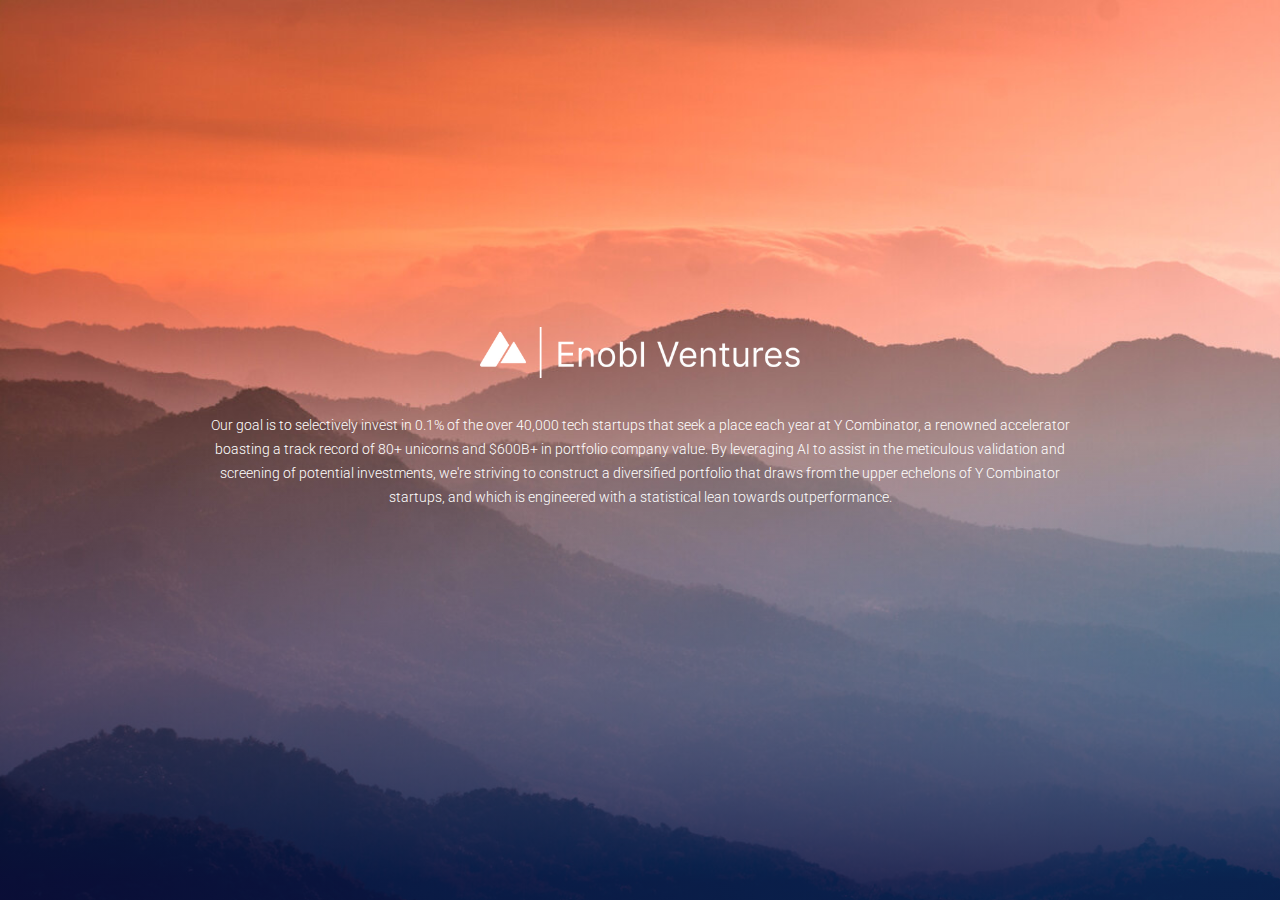
<file: index.html>
<!DOCTYPE html>
<html data-wf-domain="enoblventures.webflow.io" data-wf-page="65005cbc3bd74338d2fe6a09"
    data-wf-site="65005cbb3bd74338d2fe69a1"
    class="w-mod-js wf-roboto-n5-active wf-roboto-n3-active wf-robotoslab-n4-active wf-roboto-n4-active wf-inter-n3-active wf-inter-n4-active wf-inter-n5-active wf-inter-n2-active wf-active">
<script type="text/javascript" src="chrome-extension://mdnleldcmiljblolnjhpnblkcekpdkpa/libs/customElements.js"
    class="__REQUESTLY__SCRIPT"></script>

<head>
    <!-- Primary Meta Tags -->
<title>Enobl Ventures</title>
<meta name="title" content="Enobl Ventures" />
<meta name="description" content="We invest in the top 1% of YC companies in each batch before demo day." />

<!-- Open Graph / Facebook -->
<meta property="og:type" content="website" />
<meta property="og:url" content="https://enoblventures/" />
<meta property="og:title" content="Enobl Ventures" />
<meta property="og:description" content="We invest in the top 1% of YC companies in each batch before demo day." />
<meta property="og:image" content="./enobl_files/metaimage.png" />

<!-- Twitter -->
<meta property="twitter:card" content="summary_large_image" />
<meta property="twitter:url" content="https://enoblventures/" />
<meta property="twitter:title" content="Enobl Ventures" />
<meta property="twitter:description" content="We invest in the top 1% of YC companies in each batch before demo day." />
<meta property="twitter:image" content="./enobl_files/metaimage.png" />

<meta name="google-site-verification" content="4_kixEbMUWtEzcSRWY8rprhBZRumSx6gzdCbOeJktME" />


<!-- Meta Tags Generated with https://metatags.io -->
    <meta http-equiv="Content-Type" content="text/html; charset=UTF-8">
    <style>
        .wf-force-outline-none[tabindex="-1"]:focus {
            outline: none;
        }
    </style>
    <title>enoblventures</title>
    <meta content="width=device-width, initial-scale=1" name="viewport">
    <meta content="Webflow" name="generator">
    <link href="./enobl_files/enoblventures.webflow.b303c5aee.css" rel="stylesheet"
        type="text/css">
    <link href="https://fonts.googleapis.com/" rel="preconnect">
    <link href="https://fonts.gstatic.com/" rel="preconnect" crossorigin="anonymous">
    <script src="./enobl_files/webfont.js" type="text/javascript"></script>
    <link rel="stylesheet" href="./enobl_files/css" media="all">
    <script
        type="text/javascript">WebFont.load({ google: { families: ["Roboto:300,regular,500", "Roboto Slab:regular", "Inter:200,300,regular,500"] } });</script>
    <script
        type="text/javascript">!function (o, c) { var n = c.documentElement, t = " w-mod-"; n.className += t + "js", ("ontouchstart" in o || o.DocumentTouch && c instanceof DocumentTouch) && (n.className += t + "touch") }(window, document);</script>
    <link href="./enobl_files/650068fa874ba76b60f3e7ab_32evfav.png"
        rel="shortcut icon" type="image/x-icon">
    <link href="./enobl_files/650068fc9cee9d12dcb1d70d_256evfav.png"
        rel="apple-touch-icon">
    <script
        style="display: none;">var tvt = tvt || {}; tvt.captureVariables = function (a) {
                for (var b =
                    new Date, c = {}, d = Object.keys(a || {}), e, f = {}, g = 0; e = d[g]; f = { Ka: f.Ka }, g++)if (a.hasOwnProperty(e) && "undefined" != typeof a[e]) try { f.Ka = [], c[e] = JSON.stringify(a[e], function (h) { return function (k, l) { try { if ("function" !== typeof l) { if ("object" === typeof l && null !== l) { if (l instanceof HTMLElement || l instanceof Node || -1 != h.Ka.indexOf(l)) return; h.Ka.push(l) } return l } } catch (t) { } } }(f)) } catch (h) { } a = document.createEvent("CustomEvent"); a.initCustomEvent("TvtRetrievedVariablesEvent", !0, !0, { variables: c, date: b }); window.dispatchEvent(a)
            }; window.setTimeout(function () { tvt.captureVariables({ 'dataLayer.hide': (function (a) { a = a.split("."); for (var b = window, c = 0; c < a.length && (b = b[a[c]], b); c++); return b })('dataLayer.hide'), 'gaData': window['gaData'], 'dataLayer': window['dataLayer'] }) }, 2000);</script>
</head>

<body  style="background-image: url(./enobl_files/background.jpg);background-size: cover;" cz-shortcut-listen="true">
    <div class="hero">
        <div data-collapse="medium" data-animation="default" data-duration="400" data-easing="ease" data-easing2="ease"
            role="banner" class="nav-bar w-nav">
            <div class="w-container"><a href="https://enoblventures.com/" aria-current="page"
                    class="brand-link w-nav-brand w--current" aria-label="home"></a>
                <div class="menu-button w-nav-button" style="-webkit-user-select: text;" aria-label="menu" role="button"
                    tabindex="0" aria-controls="w-nav-overlay-0" aria-haspopup="menu" aria-expanded="false"></div>
            </div>
            <div class="w-nav-overlay" data-wf-ignore="" id="w-nav-overlay-0"></div>
        </div>
        <div  class="hero-container w-container"><img
            style="margin-top:-20px;"
                src="./enobl_files/65005e1d06f8268359dd8bd2_ev.png" loading="lazy" width="400"
                sizes="(max-width: 479px) 94vw, 450px" alt=""
                srcset="./enobl_files/65005e1d06f8268359dd8bd2_ev-p-500.png 500w, ./enobl_files/65005e1d06f8268359dd8bd2_ev.png 1035w"
                class="image">
            <br>
            <p style="margin-top:35px; margin-left:30px;margin-right:30px;">Our goal is to selectively invest in 0.1% of the over 40,000 tech startups that seek a place each year at Y Combinator, a renowned accelerator boasting a track record of 80+ unicorns and $600B+ in portfolio company value. By leveraging AI to assist in the meticulous validation and screening of potential investments, we're striving to construct a diversified portfolio that draws from the upper echelons of Y Combinator startups, and which is engineered with a statistical lean towards outperformance.</p>
            </div>
    </div>
    <script src="./enobl_files/jquery-3.5.1.min.dc5e7f18c8.js" type="text/javascript"
        integrity="sha256-9/aliU8dGd2tb6OSsuzixeV4y/faTqgFtohetphbbj0=" crossorigin="anonymous"></script>
    <!--script src="./enobl_files/webflow.75da82b06.js" type="text/javascript"></script-->
</body>

</html>
</file>
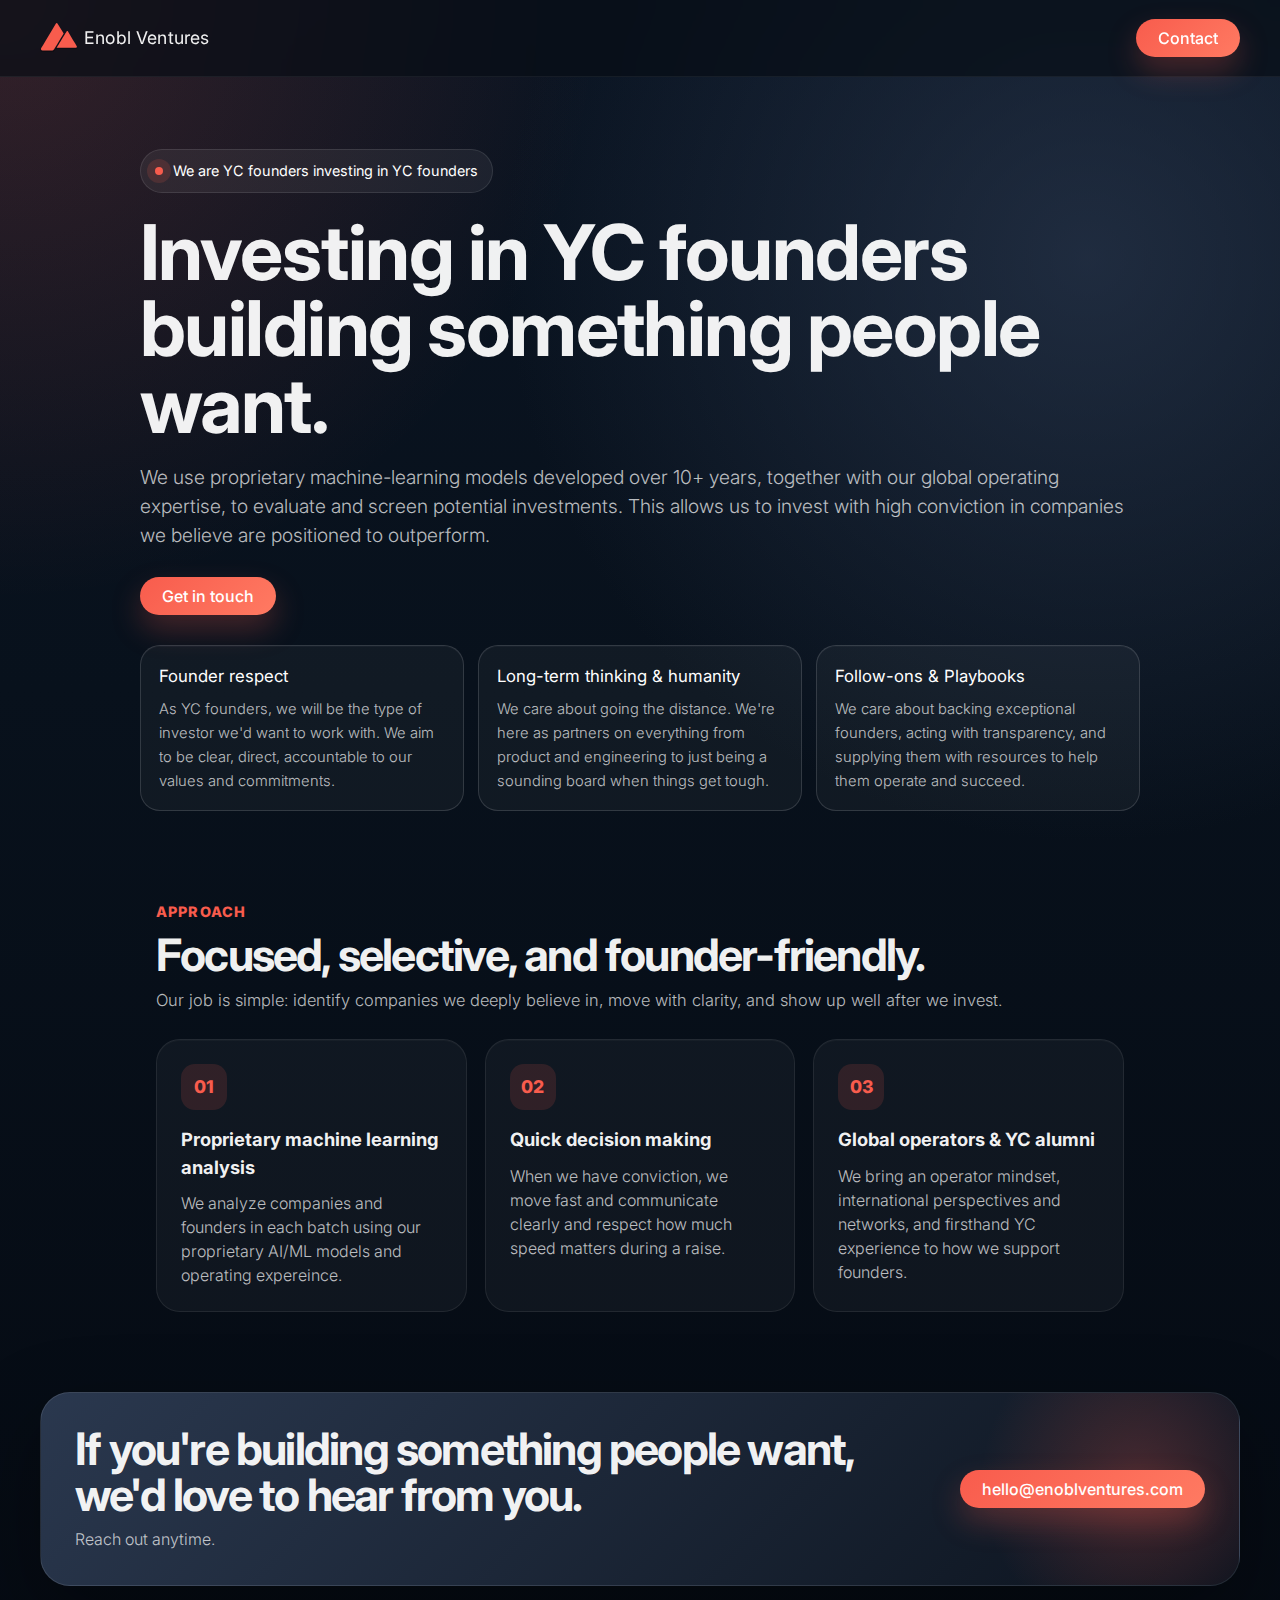
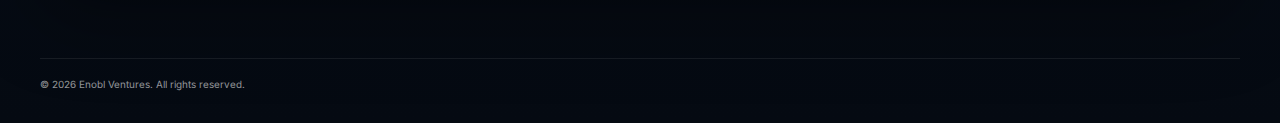
<file: new.html>
<!DOCTYPE html>
<html lang="en">
<head>
  <meta charset="UTF-8" />
  <meta name="viewport" content="width=device-width, initial-scale=1.0" />
  <title>Enobl Ventures | AI-Driven YC Investing</title>
  <meta name="description" content="Enobl Ventures is a venture capital firm focused on identifying and investing in exceptional Y Combinator companies through a combination of proprietary AI and deep operator judgment." />
  <meta name="theme-color" content="#F85C4D" />
  <link rel="icon" type="image/png" href="[data-uri]" />
  <link rel="preconnect" href="https://fonts.googleapis.com" />
  <link rel="preconnect" href="https://fonts.gstatic.com" crossorigin />
  <link href="https://fonts.googleapis.com/css2?family=Inter:wght@200;300;400;500;600;700;800&display=swap" rel="stylesheet" />
 <title>Enobl Ventures | VC for YC Founders</title>
<meta name="title" content="Enobl Ventures | VC for YC Founders" />
<meta name="description" content="Enobl Ventures is a venture capital firm investing in Y Combinator companies. We move quickly, bring global operator and YC alumni experience, and combine AI with human judgment to make thoughtful investment decisions." />
<meta name="keywords" content="Enobl Ventures, venture capital, VC, Y Combinator, YC founders, YC startups, startup funding, early stage investing, seed investing, AI venture capital" />
<meta name="author" content="Enobl Ventures" />
<meta name="robots" content="index, follow" />
<meta name="googlebot" content="index, follow, max-snippet:-1, max-image-preview:large, max-video-preview:-1" />
<meta name="theme-color" content="#F85C4D" />

<link rel="canonical" href="https://www.enoblventures.com/" />

<meta property="og:type" content="website" />
<meta property="og:url" content="https://www.enoblventures.com/" />
<meta property="og:title" content="Enobl Ventures | VC for YC Founders" />
<meta property="og:description" content="We invest in Y Combinator companies with speed, conviction, and a blend of AI/ML-driven analysis and human judgment." />
<meta property="og:site_name" content="Enobl Ventures" />
<meta property="og:image" content="https://www.enoblventures.com/og-image.jpg" />
<meta property="og:image:alt" content="Enobl Ventures website preview" />
<meta property="og:locale" content="en_US" />

<meta name="twitter:card" content="summary_large_image" />
<meta name="twitter:url" content="https://www.enoblventures.com/" />
<meta name="twitter:title" content="Enobl Ventures | VC for YC Founders" />
<meta name="twitter:description" content="We invest in Y Combinator companies with speed, conviction, and a blend of AI/ML-driven analysis and human judgment." />
<meta name="twitter:image" content="https://www.enoblventures.com/og-image.jpg" />
<meta name="twitter:image:alt" content="Enobl Ventures website preview" />

<script type="application/ld+json">
{
  "@context": "https://schema.org",
  "@type": "Organization",
  "name": "Enobl Ventures",
  "url": "https://www.enoblventures.com/",
  "logo": "https://www.enoblventures.com/logo.png",
  "description": "Enobl Ventures is a venture capital firm investing in Y Combinator companies. The firm combines AI and machine learning with human judgment to make thoughtful investment decisions.",
  "sameAs": []
}
</script>
 
 <style>
    :root {
      --accent: #F85C4D;
      --white: #FFFFFF;
      --black: #000000;
      --navy: #2B3950;
      --bg: #07111D;
      --panel: rgba(255,255,255,0.06);
      --panel-strong: rgba(255,255,255,0.1);
      --border: rgba(255,255,255,0.14);
      --text: rgba(255,255,255,0.94);
      --muted: rgba(255,255,255,0.72);
      --shadow: 0 30px 80px rgba(0,0,0,0.35);
      --radius: 24px;
      --max: 1200px;
    }

    * { box-sizing: border-box; }
    html { scroll-behavior: smooth; }
    body {
      margin: 0;
      font-family: Inter, ui-sans-serif, system-ui, -apple-system, BlinkMacSystemFont, "Segoe UI", sans-serif;
      background:
        radial-gradient(circle at top left, rgba(248,92,77,0.18), transparent 28%),
        radial-gradient(circle at 85% 15%, rgba(43,57,80,0.65), transparent 32%),
        linear-gradient(180deg, #0a1422 0%, #08111c 40%, #050a12 100%);
      color: var(--text);
      line-height: 1.5;
    }

    a { color: inherit; text-decoration: none; }
    img { max-width: 100%; display: block; }

    .container {
      width: min(calc(100% - 32px), var(--max));
      margin: 0 auto;
    }

    .site-header {
      position: sticky;
      top: 0;
      z-index: 1000;
      backdrop-filter: blur(16px);
      background: rgba(6, 12, 20, 0.66);
      border-bottom: 1px solid rgba(255,255,255,0.06);
    }

    .nav {
      min-height: 76px;
      display: flex;
      align-items: center;
      justify-content: space-between;
      gap: 24px;
    }

    .brand {
      display: flex;
      align-items: center;
      gap: 6px;
      font-weight: 400;
      letter-spacing: 0.01em;
      text-transform: none;
      font-size: 1.1rem;
    }

    .brand-logo {
      width: 38px;
      height: 30px;
      display: inline-flex;
      align-items: center;
      justify-content: center;
      flex: 0 0 auto;
    }

    .brand-logo svg {
      width: 100%;
      height: auto;
      display: block;
    }

    .nav-links {
      display: flex;
      align-items: center;
      gap: 24px;
      color: var(--muted);
      font-size: 0.95rem;
    }

    .nav-links a:hover { color: var(--white); }

    .cta-row {
      display: flex;
      gap: 12px;
      align-items: center;
    }

    .button,
    .button-secondary {
      display: inline-flex;
      align-items: center;
      justify-content: center;
      gap: 10px;
      border-radius: 999px;
      padding: 7px 22px;
      font-weight: 500;
      transition: transform 0.25s ease, box-shadow 0.25s ease, background 0.25s ease;
      white-space: nowrap;
    }

    .button {
      background: linear-gradient(135deg, var(--accent), #ff7a62);
      color: var(--white);
      box-shadow: 0 14px 30px rgba(248,92,77,0.26);
    }

    .button:hover,
    .button-secondary:hover {
      transform: translateY(-2px);
      background: linear-gradient(135deg, var(--accent), #FCBD9A);
    }

    .button-secondary {
      border: 1px solid var(--border);
      background: rgba(255,255,255,0.03);
      color: var(--white);
    }

    .hero {
      padding: 72px 0 48px;
    }

    .hero-grid {
      display: grid;
      grid-template-columns: 1fr;
      gap: 24px;
      align-items: stretch;
      max-width: 1020px;
      padding-left:10px;
      padding-right:10px;
    }

    .eyebrow {
      display: inline-flex;
      align-items: center;
      gap: 10px;
      padding: 10px 14px;
      border-radius: 999px;
      background: rgba(255,255,255,0.06);
      border: 1px solid rgba(255,255,255,0.1);
      color: var(--white);
      font-size: 0.9rem;
      margin-bottom: 22px;
    }

    .eyebrow-dot {
      width: 8px;
      height: 8px;
      border-radius: 999px;
      background: var(--accent);
      box-shadow: 0 0 0 8px rgba(248,92,77,0.15);
    }

    h1 {
      margin: 0 0 18px;
      font-size: clamp(2.8rem, 6vw, 5.5rem);
      line-height: 1;
      letter-spacing: -0.02em;
    }

    p {
       font-weight:300;
    }

    .hero p {
      margin: 0;
      max-width: 1020px;
      font-size: clamp(1.05rem, 2vw, 1.2rem);
      color: var(--muted);
      font-weight:300;
    }

    .hero-actions {
      display: flex;
      flex-wrap: wrap;
      gap: 14px;
      margin-top: 28px;
    }

    .hero-stats {
      display: grid;
      grid-template-columns: repeat(3, 1fr);
      gap: 14px;
      margin-top: 30px;
      font-weight:300;
    }

    .stat {
      padding: 18px;
      border-radius: 20px;
      border: 1px solid var(--border);
      background: rgba(255,255,255,0.04);
      box-shadow: inset 0 1px 0 rgba(255,255,255,0.03);
    }

    .stat strong {
      display: block;
      font-size: 1.05rem;
      margin-bottom: 6px;
      color: var(--white);
    }

    .stat span {
      color: var(--muted);
      font-size: 0.92rem;
    }

    .hero-card {
      display: none;
    }

    section {
      padding: 40px 0;
    }

    .section-head {
      max-width: 1020px;
      margin-bottom: 26px;
    }

    .section-head span {
      display: inline-block;
      margin-bottom: 10px;
      color: var(--accent);
      font-size: 0.9rem;
      text-transform: uppercase;
      letter-spacing: 0.08em;
      font-weight: 800;
    }

    h2 {
      margin: 0 0 10px;
      font-size: clamp(2rem, 3.5vw, 3rem);
      line-height: 1.02;
      letter-spacing: -0.04em;
    }

    .section-head p {
      margin: 0;
      color: var(--muted);
      font-size: 1.03rem;
    }

    .grid-3 {
      display: grid;
      grid-template-columns: repeat(3, 1fr);
      gap: 18px;
    }

    .card {
      padding: 24px;
      border-radius: 24px;
      background: rgba(255,255,255,0.04);
      border: 1px solid rgba(255,255,255,0.08);
      box-shadow: inset 0 1px 0 rgba(255,255,255,0.03);
    }

    .card-icon {
      width: 46px;
      height: 46px;
      border-radius: 14px;
      display: grid;
      place-items: center;
      background: rgba(248,92,77,0.14);
      color: var(--accent);
      font-size: 1.1rem;
      margin-bottom: 16px;
      font-weight: 800;
    }

    .card h3 {
      margin: 0 0 10px;
      font-size: 1.15rem;
    }

    .card p {
      margin: 0;
      color: var(--muted);
    }

    .split {
      display: grid;
      grid-template-columns: 0.95fr 1.05fr;
      gap: 20px;
      align-items: start;
    }

    .process-list {
      display: grid;
      gap: 16px;
    }

    .process-item {
      display: grid;
      grid-template-columns: 56px 1fr;
      gap: 14px;
      align-items: start;
      padding: 18px;
      border-radius: 22px;
      background: rgba(255,255,255,0.04);
      border: 1px solid rgba(255,255,255,0.08);
    }

    .process-number {
      width: 56px;
      height: 56px;
      border-radius: 18px;
      display: grid;
      place-items: center;
      font-weight: 800;
      background: linear-gradient(135deg, rgba(248,92,77,0.22), rgba(248,92,77,0.1));
      color: var(--white);
    }

    .process-item h3 {
      margin: 0 0 8px;
      font-size: 1.08rem;
    }

    .process-item p {
      margin: 0;
      color: var(--muted);
    }

    .panel {
      padding: 28px;
      border-radius: 28px;
      background: linear-gradient(180deg, rgba(255,255,255,0.06), rgba(255,255,255,0.03));
      border: 1px solid rgba(255,255,255,0.08);
      box-shadow: var(--shadow);
    }

    .panel h3 {
      margin: 0 0 18px;
      font-size: 1.3rem;
    }

    .check-list {
      display: grid;
      gap: 14px;
    }

    .check-row {
      display: grid;
      grid-template-columns: 22px 1fr;
      gap: 12px;
      align-items: start;
      color: var(--muted);
    }

    .check {
      width: 22px;
      height: 22px;
      border-radius: 999px;
      background: rgba(248,92,77,0.18);
      color: var(--accent);
      display: grid;
      place-items: center;
      font-size: 0.78rem;
      font-weight: 900;
      margin-top: 2px;
    }

    .thesis {
      display: grid;
      grid-template-columns: repeat(2, 1fr);
      gap: 18px;
    }

    .quote {
      padding: 28px;
      border-radius: 28px;
      background: linear-gradient(135deg, rgba(248,92,77,0.16), rgba(43,57,80,0.22));
      border: 1px solid rgba(255,255,255,0.08);
    }

    .quote p {
      margin: 0;
      font-size: 1.12rem;
      color: var(--white);
    }

    .quote small {
      display: block;
      margin-top: 14px;
      color: rgba(255,255,255,0.7);
      letter-spacing: 0.04em;
      text-transform: uppercase;
    }

    .cta {
      padding-bottom: 72px;
    }

    .cta-box {
      overflow: hidden;
      position: relative;
      padding: 34px;
      border-radius: 30px;
      border: 1px solid rgba(255,255,255,0.1);
      background: linear-gradient(135deg, rgba(43,57,80,0.98), rgba(12,20,31,0.95));
      box-shadow: var(--shadow);
    }

    .cta-box::before {
      content: "";
      position: absolute;
      inset: auto -5% -30% auto;
      width: 320px;
      height: 320px;
      border-radius: 50%;
      background: radial-gradient(circle, rgba(248,92,77,0.24), transparent 70%);
      pointer-events: none;
    }

    .cta-content {
      position: relative;
      display: flex;
      align-items: center;
      justify-content: space-between;
      gap: 24px;
    }

    .cta-content h2 {
      margin-bottom: 8px;
    }

    .cta-content p {
      margin: 0;
      max-width: 720px;
      color: var(--muted);
    }

    footer {
      padding: 0 10px 32px;
      color: rgba(255,255,255,0.58);
      font-size: 0.62rem;
    }

    .footer-inner {
      display: flex;
      justify-content: space-between;
      gap: 16px;
      flex-wrap: wrap;
      border-top: 1px solid rgba(255,255,255,0.08);
      padding-top: 18px;
    }

    .mobile-menu-button {
      display: none;
      border: 1px solid rgba(255,255,255,0.12);
      background: rgba(255,255,255,0.05);
      color: var(--white);
      border-radius: 12px;
      width: 46px;
      height: 46px;
      font-size: 1.2rem;
      cursor: pointer;
    }

    @media (max-width: 980px) {
      .hero-grid,
      .split,
      .thesis,
      .cta-content,
      .grid-3 {
        grid-template-columns: 1fr;
      }

      .hero-stats {
        grid-template-columns: 1fr;
      }

      .cta-content {
        align-items: flex-start;
      }

      .nav-links {
        display: none;
        position: absolute;
        top: calc(100% + 10px);
        left: 16px;
        right: 16px;
        flex-direction: column;
        align-items: flex-start;
        gap: 16px;
        padding: 18px;
        border-radius: 18px;
        background: rgba(7, 13, 22, 0.98);
        border: 1px solid rgba(255,255,255,0.08);
        box-shadow: var(--shadow);
      }

      .nav-links.active { display: flex; }
      .mobile-menu-button { display: inline-grid; place-items: center; }
      .cta-row .button-secondary { display: none; }
    }

    @media (max-width: 640px) {
      .container { width: min(calc(100% - 20px), var(--max)); }
      .hero { padding-top: 42px; }
      .hero-card,
      .card,
      .panel,
      .cta-box,
      .quote,
      .process-item { padding: 20px; }
      .score-top { flex-direction: column; align-items: flex-start; }
      .score-ring { width: 96px; height: 96px; }
      .bar-row { grid-template-columns: 86px 1fr 38px; font-size: 0.84rem; }
      .cta-row { display: none; }
      .cta-content {
    flex-direction: column;
    align-items: flex-start;
  }

  .cta-content > div:last-child {
    width: 100%;
  }

  .cta-content .button {
    white-space: normal;
    word-break: break-word;
  }
    }
  </style>
</head>
<body>
  <header class="site-header">
    <div class="container nav">
      <a href="#top" class="brand" aria-label="Enobl Ventures home">
        <span class="brand-logo" aria-hidden="true">
          <svg width="160" height="124" viewBox="0 0 160 124" fill="none" xmlns="http://www.w3.org/2000/svg">
            <g filter="url(#filter0_d_814_143)">
              <path d="M151.47 103.94C153.031 103.951 154.276 103.462 155.073 102.119C155.903 100.72 155.641 99.365 154.833 98.0215C151.306 92.1475 147.8 86.2735 144.306 80.3884C139.403 72.1382 134.5 63.8768 129.597 55.6266C125.512 48.7533 121.439 41.8688 117.344 34.9843C115.935 32.6081 114.003 32.6081 112.539 34.9843C108.51 41.5023 70.7363 103.94 70.7363 103.94C70.7363 103.94 147.233 103.907 151.47 103.94Z" fill="#F85C4D"/>
              <path d="M31.4623 115.458C24.5437 115.458 17.6251 115.414 10.7064 115.479C8.16267 115.501 6.13423 114.707 4.82945 112.499C3.48081 110.215 3.89747 108.007 5.21321 105.81C10.9586 96.228 16.6821 86.6241 22.3946 77.0202C30.4097 63.5552 38.4029 50.0683 46.396 36.5924C53.0624 25.3679 59.7179 14.1326 66.3843 2.90809C68.6869 -0.9748 71.8337 -0.963923 74.224 2.90809C80.8027 13.5561 87.3814 24.2042 93.9492 34.8631C95.6706 37.6583 97.403 40.4427 99.0038 43.3032C99.3328 43.8906 99.3876 44.9673 99.0587 45.5111C90.0129 60.4988 80.9014 75.454 71.7789 90.4091C67.3821 97.6202 62.9524 104.81 58.5776 112.031C57.1522 114.381 55.1786 115.512 52.3826 115.49C45.4201 115.414 38.4357 115.458 31.4623 115.458Z" fill="#F85C4D"/>
            </g>
            <defs>
              <filter id="filter0_d_814_143" x="0" y="0" width="159.582" height="123.49" filterUnits="userSpaceOnUse" color-interpolation-filters="sRGB">
                <feFlood flood-opacity="0" result="BackgroundImageFix"/>
                <feColorMatrix in="SourceAlpha" type="matrix" values="0 0 0 0 0 0 0 0 0 0 0 0 0 0 0 0 0 0 127 0" result="hardAlpha"/>
                <feOffset dy="4"/>
                <feGaussianBlur stdDeviation="2"/>
                <feComposite in2="hardAlpha" operator="out"/>
                <feColorMatrix type="matrix" values="0 0 0 0 0 0 0 0 0 0 0 0 0 0 0 0 0 0 0.25 0"/>
                <feBlend mode="normal" in2="BackgroundImageFix" result="effect1_dropShadow_814_143"/>
                <feBlend mode="normal" in="SourceGraphic" in2="effect1_dropShadow_814_143" result="shape"/>
              </filter>
            </defs>
          </svg>
        </span>
        <span>Enobl Ventures</span>
      </a>

     

      <div class="cta-row">
        <a class="button" href="mailto:hello@enoblventures.com">Contact</a>
      </div>

      <button class="mobile-menu-button" id="menuToggle" aria-label="Open menu" aria-expanded="false">☰</button>
    </div>
  </header>

  <main id="top">
    <section class="hero">
      <div class="container hero-grid">
        <div>
          <div class="eyebrow">
            <span class="eyebrow-dot"></span>
             We are YC founders investing in YC founders
          </div>

          <h1>Investing in YC founders building something people want.</h1>
          <p>
            We use proprietary machine-learning models developed over 10+ years, together with our global operating expertise, to evaluate and screen potential investments. This allows us to invest with high conviction in companies we believe are positioned to outperform.
          </p>

          <div class="hero-actions">
            <a class="button" href="mailto:hello@enoblventures.com">Get in touch</a>
          </div>

          <div class="hero-stats" id="values">
            <div class="stat">
              <strong>Founder respect</strong>
              <span>As YC founders, we will be the type of investor we'd want to work with. We aim to be clear, direct, accountable to our values and commitments.</span>
            </div>
            <div class="stat">
              <strong>Long-term thinking & humanity</strong>
              <span>We care about going the distance. We're here as partners on everything from product and engineering to just being a sounding board when things get tough. </span>
            </div>
            <div class="stat">
              <strong>Follow-ons & Playbooks</strong>
              <span> We care about backing exceptional founders, acting with transparency, and supplying them with resources to help them operate and succeed. </span>
            </div>
          </div>
        </div>
      </div>
    </section>

    <section id="approach">
        <div class="container hero-grid">
      <div class="container">
        <div class="section-head">
          <span>Approach</span>
          <h2>Focused, selective, and founder-friendly.</h2>
          <p>
            Our job is simple: identify companies we deeply believe in, move with clarity, and show up well after we invest.
          </p>
        </div>

        <div class="grid-3">
          <div class="card">
            <div class="card-icon">01</div>
            <h3>Proprietary machine learning analysis</h3>
            <p>We analyze companies and founders in each batch using our proprietary AI/ML models and operating expereince. </p>
          </div>
          <div class="card">
            <div class="card-icon">02</div>
            <h3>Quick decision making</h3>
            <p>When we have conviction, we move fast and communicate clearly and respect how much speed matters during a raise.</p>
          </div>
          <div class="card">
            <div class="card-icon">03</div>
            <h3>Global operators & YC alumni</h3>
            <p>We bring an operator mindset, international perspectives and networks, and firsthand YC experience to how we support founders.</p>
          </div>
        </div>
        </div>
      </div>
    </section>

    <section class="cta" id="contact">
      <div class="container">
        <div class="cta-box">
          <div class="cta-content">
            <div>
              <h2>If you're building something people want, we'd love to hear from you.</h2>
              <p>
                Reach out anytime.
              </p>
            </div>
            <div>
              <a class="button" href="mailto:hello@enoblventures.com">hello@enoblventures.com</a>
            </div>
          </div>
        </div>
      </div>
    </section>
  </main>

  <footer>
    <div class="container footer-inner">
      <div>© <span id="year"></span> Enobl Ventures. All rights reserved.</div>
    
    </div>
  </footer>

  <script>
    const menuToggle = document.getElementById('menuToggle');
    const mobileNav = document.getElementById('mobileNav');
    const year = document.getElementById('year');

    year.textContent = new Date().getFullYear();

    menuToggle.addEventListener('click', () => {
      const isActive = mobileNav.classList.toggle('active');
      menuToggle.setAttribute('aria-expanded', String(isActive));
      menuToggle.textContent = isActive ? '✕' : '☰';
    });

    mobileNav.querySelectorAll('a').forEach(link => {
      link.addEventListener('click', () => {
        mobileNav.classList.remove('active');
        menuToggle.setAttribute('aria-expanded', 'false');
        menuToggle.textContent = '☰';
      });
    });
  </script>
</body>
</html>
</file>
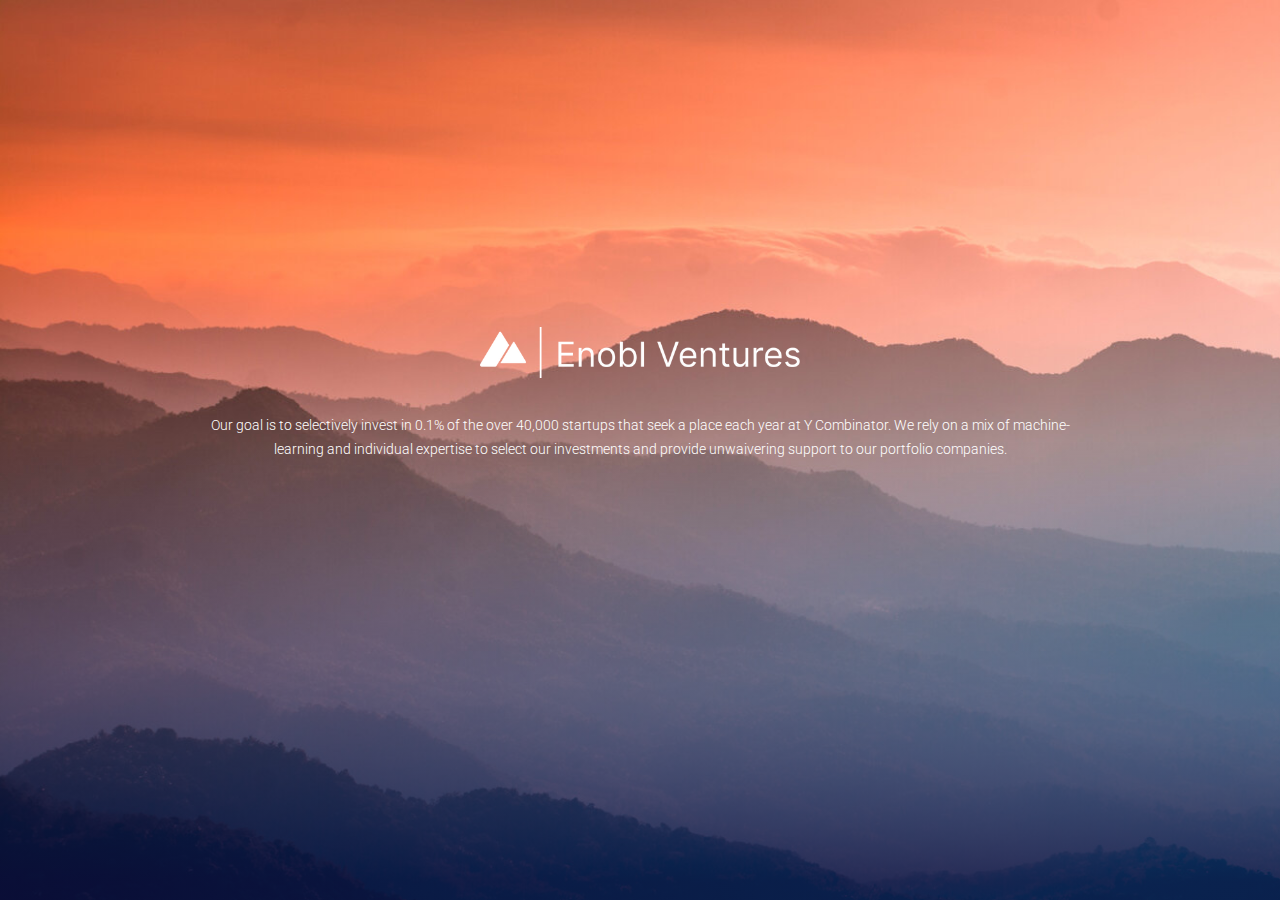
<file: OLD_Index.html>
<!DOCTYPE html>
<html data-wf-domain="enoblventures.webflow.io" data-wf-page="65005cbc3bd74338d2fe6a09"
    data-wf-site="65005cbb3bd74338d2fe69a1"
    class="w-mod-js wf-roboto-n5-active wf-roboto-n3-active wf-robotoslab-n4-active wf-roboto-n4-active wf-inter-n3-active wf-inter-n4-active wf-inter-n5-active wf-inter-n2-active wf-active">
<script type="text/javascript" src="chrome-extension://mdnleldcmiljblolnjhpnblkcekpdkpa/libs/customElements.js"
    class="__REQUESTLY__SCRIPT"></script>

<head>
    <!-- Primary Meta Tags -->
<title>Enobl Ventures</title>
<meta name="title" content="Enobl Ventures" />
<meta name="description" content="Investing in the top 1% of YC companies and founders." />

<!-- Open Graph / Facebook -->
<meta property="og:type" content="website" />
<meta property="og:url" content="https://enoblventures/" />
<meta property="og:title" content="Enobl Ventures" />
<meta property="og:description" content="Investing in the top 1% of YC companies and founders." />
<meta property="og:image" content="./enobl_files/metaimage.png" />

<!-- Twitter -->
<meta property="twitter:card" content="summary_large_image" />
<meta property="twitter:url" content="https://enoblventures/" />
<meta property="twitter:title" content="Enobl Ventures" />
<meta property="twitter:description" content="Investing in the top 1% of YC companies and founders." />
<meta property="twitter:image" content="./enobl_files/metaimage.png" />

<meta name="google-site-verification" content="4_kixEbMUWtEzcSRWY8rprhBZRumSx6gzdCbOeJktME" />


<!-- Meta Tags Generated with https://metatags.io -->
    <meta http-equiv="Content-Type" content="text/html; charset=UTF-8">
    <style>
        .wf-force-outline-none[tabindex="-1"]:focus {
            outline: none;
        }
    </style>
    <title>enoblventures</title>
    <meta content="width=device-width, initial-scale=1" name="viewport">
    <meta content="Webflow" name="generator">
    <link href="./enobl_files/enoblventures.webflow.b303c5aee.css" rel="stylesheet"
        type="text/css">
    <link href="https://fonts.googleapis.com/" rel="preconnect">
    <link href="https://fonts.gstatic.com/" rel="preconnect" crossorigin="anonymous">
    <script src="./enobl_files/webfont.js" type="text/javascript"></script>
    <link rel="stylesheet" href="./enobl_files/css" media="all">
    <script
        type="text/javascript">WebFont.load({ google: { families: ["Roboto:300,regular,500", "Roboto Slab:regular", "Inter:200,300,regular,500"] } });</script>
    <script
        type="text/javascript">!function (o, c) { var n = c.documentElement, t = " w-mod-"; n.className += t + "js", ("ontouchstart" in o || o.DocumentTouch && c instanceof DocumentTouch) && (n.className += t + "touch") }(window, document);</script>
    <link href="./enobl_files/650068fa874ba76b60f3e7ab_32evfav.png"
        rel="shortcut icon" type="image/x-icon">
    <link href="./enobl_files/650068fc9cee9d12dcb1d70d_256evfav.png"
        rel="apple-touch-icon">
    <script
        style="display: none;">var tvt = tvt || {}; tvt.captureVariables = function (a) {
                for (var b =
                    new Date, c = {}, d = Object.keys(a || {}), e, f = {}, g = 0; e = d[g]; f = { Ka: f.Ka }, g++)if (a.hasOwnProperty(e) && "undefined" != typeof a[e]) try { f.Ka = [], c[e] = JSON.stringify(a[e], function (h) { return function (k, l) { try { if ("function" !== typeof l) { if ("object" === typeof l && null !== l) { if (l instanceof HTMLElement || l instanceof Node || -1 != h.Ka.indexOf(l)) return; h.Ka.push(l) } return l } } catch (t) { } } }(f)) } catch (h) { } a = document.createEvent("CustomEvent"); a.initCustomEvent("TvtRetrievedVariablesEvent", !0, !0, { variables: c, date: b }); window.dispatchEvent(a)
            }; window.setTimeout(function () { tvt.captureVariables({ 'dataLayer.hide': (function (a) { a = a.split("."); for (var b = window, c = 0; c < a.length && (b = b[a[c]], b); c++); return b })('dataLayer.hide'), 'gaData': window['gaData'], 'dataLayer': window['dataLayer'] }) }, 2000);</script>
</head>

<body  style="background-image: url(./enobl_files/background.jpg);background-size: cover;" cz-shortcut-listen="true">
    <div class="hero">
        <div data-collapse="medium" data-animation="default" data-duration="400" data-easing="ease" data-easing2="ease"
            role="banner" class="nav-bar w-nav">
            <div class="w-container"><a href="https://enoblventures.com/" aria-current="page"
                    class="brand-link w-nav-brand w--current" aria-label="home"></a>
                <div class="menu-button w-nav-button" style="-webkit-user-select: text;" aria-label="menu" role="button"
                    tabindex="0" aria-controls="w-nav-overlay-0" aria-haspopup="menu" aria-expanded="false"></div>
            </div>
            <div class="w-nav-overlay" data-wf-ignore="" id="w-nav-overlay-0"></div>
        </div>
        <div  class="hero-container w-container"><img
            style="margin-top:-20px;"
                src="./enobl_files/65005e1d06f8268359dd8bd2_ev.png" loading="lazy" width="400"
                sizes="(max-width: 479px) 94vw, 450px" alt=""
                srcset="./enobl_files/65005e1d06f8268359dd8bd2_ev-p-500.png 500w, ./enobl_files/65005e1d06f8268359dd8bd2_ev.png 1035w"
                class="image">
            <br>
            <p style="margin-top:35px; margin-left:30px;margin-right:30px;">Our goal is to selectively invest in 0.1% of the over 40,000 startups that seek a place each year at Y Combinator. We rely on a mix of machine-learning and individual expertise to select our investments and provide unwaivering support to our portfolio companies.</p>
            </div>
    </div>
    <script src="./enobl_files/jquery-3.5.1.min.dc5e7f18c8.js" type="text/javascript"
        integrity="sha256-9/aliU8dGd2tb6OSsuzixeV4y/faTqgFtohetphbbj0=" crossorigin="anonymous"></script>
    <!--script src="./enobl_files/webflow.75da82b06.js" type="text/javascript"></script-->
</body>

</html>
</file>
<file: enobl_files/enoblventures.webflow.b303c5aee.css>
html {
  -ms-text-size-adjust: 100%;
  -webkit-text-size-adjust: 100%;
  font-family: sans-serif;
}

body {
  margin: 0;
}

article, aside, details, figcaption, figure, footer, header, hgroup, main, menu, nav, section, summary {
  display: block;
}

audio, canvas, progress, video {
  vertical-align: baseline;
  display: inline-block;
}

audio:not([controls]) {
  height: 0;
  display: none;
}

[hidden], template {
  display: none;
}

a {
  background-color: rgba(0, 0, 0, 0);
}

a:active, a:hover {
  outline: 0;
}

abbr[title] {
  border-bottom: 1px dotted;
}

b, strong {
  font-weight: bold;
}

dfn {
  font-style: italic;
}

h1 {
  margin: .67em 0;
  font-size: 2em;
}

mark {
  color: #000;
  background: #ff0;
}

small {
  font-size: 80%;
}

sub, sup {
  vertical-align: baseline;
  font-size: 75%;
  line-height: 0;
  position: relative;
}

sup {
  top: -.5em;
}

sub {
  bottom: -.25em;
}

img {
  border: 0;
}

svg:not(:root) {
  overflow: hidden;
}

figure {
  margin: 1em 40px;
}

hr {
  box-sizing: content-box;
  height: 0;
}

pre {
  overflow: auto;
}

code, kbd, pre, samp {
  font-family: monospace;
  font-size: 1em;
}

button, input, optgroup, select, textarea {
  color: inherit;
  font: inherit;
  margin: 0;
}

button {
  overflow: visible;
}

button, select {
  text-transform: none;
}

button, html input[type="button"], input[type="reset"] {
  -webkit-appearance: button;
  cursor: pointer;
}

button[disabled], html input[disabled] {
  cursor: default;
}

button::-moz-focus-inner, input::-moz-focus-inner {
  border: 0;
  padding: 0;
}

input {
  line-height: normal;
}

input[type="checkbox"], input[type="radio"] {
  box-sizing: border-box;
  padding: 0;
}

input[type="number"]::-webkit-inner-spin-button, input[type="number"]::-webkit-outer-spin-button {
  height: auto;
}

input[type="search"] {
  -webkit-appearance: none;
}

input[type="search"]::-webkit-search-cancel-button, input[type="search"]::-webkit-search-decoration {
  -webkit-appearance: none;
}

fieldset {
  border: 1px solid silver;
  margin: 0 2px;
  padding: .35em .625em .75em;
}

legend {
  border: 0;
  padding: 0;
}

textarea {
  overflow: auto;
}

optgroup {
  font-weight: bold;
}

table {
  border-collapse: collapse;
  border-spacing: 0;
}

td, th {
  padding: 0;
}

@font-face {
  font-family: webflow-icons;
  src: url("[data-uri]") format("truetype");
  font-weight: normal;
  font-style: normal;
}

[class^="w-icon-"], [class*=" w-icon-"] {
  speak: none;
  font-variant: normal;
  text-transform: none;
  -webkit-font-smoothing: antialiased;
  -moz-osx-font-smoothing: grayscale;
  font-style: normal;
  font-weight: normal;
  line-height: 1;
  font-family: webflow-icons !important;
}

.w-icon-slider-right:before {
  content: "";
}

.w-icon-slider-left:before {
  content: "";
}

.w-icon-nav-menu:before {
  content: "";
}

.w-icon-arrow-down:before, .w-icon-dropdown-toggle:before {
  content: "";
}

.w-icon-file-upload-remove:before {
  content: "";
}

.w-icon-file-upload-icon:before {
  content: "";
}

* {
  box-sizing: border-box;
}

html {
  height: 100%;
}

body {
  min-height: 100%;
  color: #333;
  background-color: #fff;
  margin: 0;
  font-family: Arial, sans-serif;
  font-size: 14px;
  line-height: 20px;
}

img {
  max-width: 100%;
  vertical-align: middle;
  display: inline-block;
}

html.w-mod-touch * {
  background-attachment: scroll !important;
}

.w-block {
  display: block;
}

.w-inline-block {
  max-width: 100%;
  display: inline-block;
}

.w-clearfix:before, .w-clearfix:after {
  content: " ";
  grid-area: 1 / 1 / 2 / 2;
  display: table;
}

.w-clearfix:after {
  clear: both;
}

.w-hidden {
  display: none;
}

.w-button {
  color: #fff;
  line-height: inherit;
  cursor: pointer;
  background-color: #3898ec;
  border: 0;
  border-radius: 0;
  padding: 9px 15px;
  text-decoration: none;
  display: inline-block;
}

input.w-button {
  -webkit-appearance: button;
}

html[data-w-dynpage] [data-w-cloak] {
  color: rgba(0, 0, 0, 0) !important;
}

.w-webflow-badge, .w-webflow-badge * {
  z-index: auto;
  visibility: visible;
  box-sizing: border-box;
  width: auto;
  height: auto;
  max-height: none;
  max-width: none;
  min-height: 0;
  min-width: 0;
  float: none;
  clear: none;
  box-shadow: none;
  opacity: 1;
  direction: ltr;
  font-family: inherit;
  font-weight: inherit;
  color: inherit;
  font-size: inherit;
  line-height: inherit;
  font-style: inherit;
  font-variant: inherit;
  text-align: inherit;
  letter-spacing: inherit;
  -webkit-text-decoration: inherit;
  text-decoration: inherit;
  text-indent: 0;
  text-transform: inherit;
  text-shadow: none;
  font-smoothing: auto;
  vertical-align: baseline;
  cursor: inherit;
  white-space: inherit;
  word-break: normal;
  word-spacing: normal;
  word-wrap: normal;
  background: none;
  border: 0 rgba(0, 0, 0, 0);
  border-radius: 0;
  margin: 0;
  padding: 0;
  list-style-type: disc;
  transition: none;
  display: block;
  position: static;
  top: auto;
  bottom: auto;
  left: auto;
  right: auto;
  overflow: visible;
  transform: none;
}

.w-webflow-badge {
  white-space: nowrap;
  cursor: pointer;
  box-shadow: 0 0 0 1px rgba(0, 0, 0, .1), 0 1px 3px rgba(0, 0, 0, .1);
  visibility: visible !important;
  z-index: 2147483647 !important;
  color: #aaadb0 !important;
  opacity: 1 !important;
  width: auto !important;
  height: auto !important;
  background-color: #fff !important;
  border-radius: 3px !important;
  margin: 0 !important;
  padding: 6px 8px 6px 6px !important;
  font-size: 12px !important;
  line-height: 14px !important;
  text-decoration: none !important;
  display: inline-block !important;
  position: fixed !important;
  top: auto !important;
  bottom: 12px !important;
  left: auto !important;
  right: 12px !important;
  overflow: visible !important;
  transform: none !important;
}

.w-webflow-badge > img {
  visibility: visible !important;
  opacity: 1 !important;
  vertical-align: middle !important;
  display: inline-block !important;
}

h1, h2, h3, h4, h5, h6 {
  margin-bottom: 10px;
  font-weight: bold;
}

h1 {
  margin-top: 20px;
  font-size: 38px;
  line-height: 44px;
}

h2 {
  margin-top: 20px;
  font-size: 32px;
  line-height: 36px;
}

h3 {
  margin-top: 20px;
  font-size: 24px;
  line-height: 30px;
}

h4 {
  margin-top: 10px;
  font-size: 18px;
  line-height: 24px;
}

h5 {
  margin-top: 10px;
  font-size: 14px;
  line-height: 20px;
}

h6 {
  margin-top: 10px;
  font-size: 12px;
  line-height: 18px;
}

p {
  margin-top: 0;
  margin-bottom: 10px;
}

blockquote {
  border-left: 5px solid #e2e2e2;
  margin: 0 0 10px;
  padding: 10px 20px;
  font-size: 18px;
  line-height: 22px;
}

figure {
  margin: 0 0 10px;
}

figcaption {
  text-align: center;
  margin-top: 5px;
}

ul, ol {
  margin-top: 0;
  margin-bottom: 10px;
  padding-left: 40px;
}

.w-list-unstyled {
  padding-left: 0;
  list-style: none;
}

.w-embed:before, .w-embed:after {
  content: " ";
  grid-area: 1 / 1 / 2 / 2;
  display: table;
}

.w-embed:after {
  clear: both;
}

.w-video {
  width: 100%;
  padding: 0;
  position: relative;
}

.w-video iframe, .w-video object, .w-video embed {
  width: 100%;
  height: 100%;
  border: none;
  position: absolute;
  top: 0;
  left: 0;
}

fieldset {
  border: 0;
  margin: 0;
  padding: 0;
}

button, [type="button"], [type="reset"] {
  cursor: pointer;
  -webkit-appearance: button;
  border: 0;
}

.w-form {
  margin: 0 0 15px;
}

.w-form-done {
  text-align: center;
  background-color: #ddd;
  padding: 20px;
  display: none;
}

.w-form-fail {
  background-color: #ffdede;
  margin-top: 10px;
  padding: 10px;
  display: none;
}

label {
  margin-bottom: 5px;
  font-weight: bold;
  display: block;
}

.w-input, .w-select {
  width: 100%;
  height: 38px;
  color: #333;
  vertical-align: middle;
  background-color: #fff;
  border: 1px solid #ccc;
  margin-bottom: 10px;
  padding: 8px 12px;
  font-size: 14px;
  line-height: 1.42857;
  display: block;
}

.w-input:-moz-placeholder, .w-select:-moz-placeholder {
  color: #999;
}

.w-input::-moz-placeholder, .w-select::-moz-placeholder {
  color: #999;
  opacity: 1;
}

.w-input::-webkit-input-placeholder, .w-select::-webkit-input-placeholder {
  color: #999;
}

.w-input:focus, .w-select:focus {
  border-color: #3898ec;
  outline: 0;
}

.w-input[disabled], .w-select[disabled], .w-input[readonly], .w-select[readonly], fieldset[disabled] .w-input, fieldset[disabled] .w-select {
  cursor: not-allowed;
}

.w-input[disabled]:not(.w-input-disabled), .w-select[disabled]:not(.w-input-disabled), .w-input[readonly], .w-select[readonly], fieldset[disabled]:not(.w-input-disabled) .w-input, fieldset[disabled]:not(.w-input-disabled) .w-select {
  background-color: #eee;
}

textarea.w-input, textarea.w-select {
  height: auto;
}

.w-select {
  background-color: #f3f3f3;
}

.w-select[multiple] {
  height: auto;
}

.w-form-label {
  cursor: pointer;
  margin-bottom: 0;
  font-weight: normal;
  display: inline-block;
}

.w-radio {
  margin-bottom: 5px;
  padding-left: 20px;
  display: block;
}

.w-radio:before, .w-radio:after {
  content: " ";
  grid-area: 1 / 1 / 2 / 2;
  display: table;
}

.w-radio:after {
  clear: both;
}

.w-radio-input {
  float: left;
  margin: 3px 0 0 -20px;
  line-height: normal;
}

.w-file-upload {
  margin-bottom: 10px;
  display: block;
}

.w-file-upload-input {
  width: .1px;
  height: .1px;
  opacity: 0;
  z-index: -100;
  position: absolute;
  overflow: hidden;
}

.w-file-upload-default, .w-file-upload-uploading, .w-file-upload-success {
  color: #333;
  display: inline-block;
}

.w-file-upload-error {
  margin-top: 10px;
  display: block;
}

.w-file-upload-default.w-hidden, .w-file-upload-uploading.w-hidden, .w-file-upload-error.w-hidden, .w-file-upload-success.w-hidden {
  display: none;
}

.w-file-upload-uploading-btn {
  cursor: pointer;
  background-color: #fafafa;
  border: 1px solid #ccc;
  margin: 0;
  padding: 8px 12px;
  font-size: 14px;
  font-weight: normal;
  display: flex;
}

.w-file-upload-file {
  background-color: #fafafa;
  border: 1px solid #ccc;
  flex-grow: 1;
  justify-content: space-between;
  margin: 0;
  padding: 8px 9px 8px 11px;
  display: flex;
}

.w-file-upload-file-name {
  font-size: 14px;
  font-weight: normal;
  display: block;
}

.w-file-remove-link {
  width: auto;
  height: auto;
  cursor: pointer;
  margin-top: 3px;
  margin-left: 10px;
  padding: 3px;
  display: block;
}

.w-icon-file-upload-remove {
  margin: auto;
  font-size: 10px;
}

.w-file-upload-error-msg {
  color: #ea384c;
  padding: 2px 0;
  display: inline-block;
}

.w-file-upload-info {
  padding: 0 12px;
  line-height: 38px;
  display: inline-block;
}

.w-file-upload-label {
  cursor: pointer;
  background-color: #fafafa;
  border: 1px solid #ccc;
  margin: 0;
  padding: 8px 12px;
  font-size: 14px;
  font-weight: normal;
  display: inline-block;
}

.w-icon-file-upload-icon, .w-icon-file-upload-uploading {
  width: 20px;
  margin-right: 8px;
  display: inline-block;
}

.w-icon-file-upload-uploading {
  height: 20px;
}

.w-container {
  max-width: 940px;
  margin-left: auto;
  margin-right: auto;
}

.w-container:before, .w-container:after {
  content: " ";
  grid-area: 1 / 1 / 2 / 2;
  display: table;
}

.w-container:after {
  clear: both;
}

.w-container .w-row {
  margin-left: -10px;
  margin-right: -10px;
}

.w-row:before, .w-row:after {
  content: " ";
  grid-area: 1 / 1 / 2 / 2;
  display: table;
}

.w-row:after {
  clear: both;
}

.w-row .w-row {
  margin-left: 0;
  margin-right: 0;
}

.w-col {
  float: left;
  width: 100%;
  min-height: 1px;
  padding-left: 10px;
  padding-right: 10px;
  position: relative;
}

.w-col .w-col {
  padding-left: 0;
  padding-right: 0;
}

.w-col-1 {
  width: 8.33333%;
}

.w-col-2 {
  width: 16.6667%;
}

.w-col-3 {
  width: 25%;
}

.w-col-4 {
  width: 33.3333%;
}

.w-col-5 {
  width: 41.6667%;
}

.w-col-6 {
  width: 50%;
}

.w-col-7 {
  width: 58.3333%;
}

.w-col-8 {
  width: 66.6667%;
}

.w-col-9 {
  width: 75%;
}

.w-col-10 {
  width: 83.3333%;
}

.w-col-11 {
  width: 91.6667%;
}

.w-col-12 {
  width: 100%;
}

.w-hidden-main {
  display: none !important;
}

@media screen and (max-width: 991px) {
  .w-container {
    max-width: 728px;
  }

  .w-hidden-main {
    display: inherit !important;
  }

  .w-hidden-medium {
    display: none !important;
  }

  .w-col-medium-1 {
    width: 8.33333%;
  }

  .w-col-medium-2 {
    width: 16.6667%;
  }

  .w-col-medium-3 {
    width: 25%;
  }

  .w-col-medium-4 {
    width: 33.3333%;
  }

  .w-col-medium-5 {
    width: 41.6667%;
  }

  .w-col-medium-6 {
    width: 50%;
  }

  .w-col-medium-7 {
    width: 58.3333%;
  }

  .w-col-medium-8 {
    width: 66.6667%;
  }

  .w-col-medium-9 {
    width: 75%;
  }

  .w-col-medium-10 {
    width: 83.3333%;
  }

  .w-col-medium-11 {
    width: 91.6667%;
  }

  .w-col-medium-12 {
    width: 100%;
  }

  .w-col-stack {
    width: 100%;
    left: auto;
    right: auto;
  }
}

@media screen and (max-width: 767px) {
  .w-hidden-main, .w-hidden-medium {
    display: inherit !important;
  }

  .w-hidden-small {
    display: none !important;
  }

  .w-row, .w-container .w-row {
    margin-left: 0;
    margin-right: 0;
  }

  .w-col {
    width: 100%;
    left: auto;
    right: auto;
  }

  .w-col-small-1 {
    width: 8.33333%;
  }

  .w-col-small-2 {
    width: 16.6667%;
  }

  .w-col-small-3 {
    width: 25%;
  }

  .w-col-small-4 {
    width: 33.3333%;
  }

  .w-col-small-5 {
    width: 41.6667%;
  }

  .w-col-small-6 {
    width: 50%;
  }

  .w-col-small-7 {
    width: 58.3333%;
  }

  .w-col-small-8 {
    width: 66.6667%;
  }

  .w-col-small-9 {
    width: 75%;
  }

  .w-col-small-10 {
    width: 83.3333%;
  }

  .w-col-small-11 {
    width: 91.6667%;
  }

  .w-col-small-12 {
    width: 100%;
  }
}

@media screen and (max-width: 479px) {
  .w-container {
    max-width: none;
  }

  .w-hidden-main, .w-hidden-medium, .w-hidden-small {
    display: inherit !important;
  }

  .w-hidden-tiny {
    display: none !important;
  }

  .w-col {
    width: 100%;
  }

  .w-col-tiny-1 {
    width: 8.33333%;
  }

  .w-col-tiny-2 {
    width: 16.6667%;
  }

  .w-col-tiny-3 {
    width: 25%;
  }

  .w-col-tiny-4 {
    width: 33.3333%;
  }

  .w-col-tiny-5 {
    width: 41.6667%;
  }

  .w-col-tiny-6 {
    width: 50%;
  }

  .w-col-tiny-7 {
    width: 58.3333%;
  }

  .w-col-tiny-8 {
    width: 66.6667%;
  }

  .w-col-tiny-9 {
    width: 75%;
  }

  .w-col-tiny-10 {
    width: 83.3333%;
  }

  .w-col-tiny-11 {
    width: 91.6667%;
  }

  .w-col-tiny-12 {
    width: 100%;
  }
}

.w-widget {
  position: relative;
}

.w-widget-map {
  width: 100%;
  height: 400px;
}

.w-widget-map label {
  width: auto;
  display: inline;
}

.w-widget-map img {
  max-width: inherit;
}

.w-widget-map .gm-style-iw {
  text-align: center;
}

.w-widget-map .gm-style-iw > button {
  display: none !important;
}

.w-widget-twitter {
  overflow: hidden;
}

.w-widget-twitter-count-shim {
  vertical-align: top;
  width: 28px;
  height: 20px;
  text-align: center;
  background: #fff;
  border: 1px solid #758696;
  border-radius: 3px;
  display: inline-block;
  position: relative;
}

.w-widget-twitter-count-shim * {
  pointer-events: none;
  -webkit-user-select: none;
  -ms-user-select: none;
  user-select: none;
}

.w-widget-twitter-count-shim .w-widget-twitter-count-inner {
  text-align: center;
  color: #999;
  font-family: serif;
  font-size: 15px;
  line-height: 12px;
  position: relative;
}

.w-widget-twitter-count-shim .w-widget-twitter-count-clear {
  display: block;
  position: relative;
}

.w-widget-twitter-count-shim.w--large {
  width: 36px;
  height: 28px;
}

.w-widget-twitter-count-shim.w--large .w-widget-twitter-count-inner {
  font-size: 18px;
  line-height: 18px;
}

.w-widget-twitter-count-shim:not(.w--vertical) {
  margin-left: 5px;
  margin-right: 8px;
}

.w-widget-twitter-count-shim:not(.w--vertical).w--large {
  margin-left: 6px;
}

.w-widget-twitter-count-shim:not(.w--vertical):before, .w-widget-twitter-count-shim:not(.w--vertical):after {
  content: " ";
  height: 0;
  width: 0;
  pointer-events: none;
  border: solid rgba(0, 0, 0, 0);
  position: absolute;
  top: 50%;
  left: 0;
}

.w-widget-twitter-count-shim:not(.w--vertical):before {
  border-width: 4px;
  border-color: rgba(117, 134, 150, 0) #5d6c7b rgba(117, 134, 150, 0) rgba(117, 134, 150, 0);
  margin-top: -4px;
  margin-left: -9px;
}

.w-widget-twitter-count-shim:not(.w--vertical).w--large:before {
  border-width: 5px;
  margin-top: -5px;
  margin-left: -10px;
}

.w-widget-twitter-count-shim:not(.w--vertical):after {
  border-width: 4px;
  border-color: rgba(255, 255, 255, 0) #fff rgba(255, 255, 255, 0) rgba(255, 255, 255, 0);
  margin-top: -4px;
  margin-left: -8px;
}

.w-widget-twitter-count-shim:not(.w--vertical).w--large:after {
  border-width: 5px;
  margin-top: -5px;
  margin-left: -9px;
}

.w-widget-twitter-count-shim.w--vertical {
  width: 61px;
  height: 33px;
  margin-bottom: 8px;
}

.w-widget-twitter-count-shim.w--vertical:before, .w-widget-twitter-count-shim.w--vertical:after {
  content: " ";
  height: 0;
  width: 0;
  pointer-events: none;
  border: solid rgba(0, 0, 0, 0);
  position: absolute;
  top: 100%;
  left: 50%;
}

.w-widget-twitter-count-shim.w--vertical:before {
  border-width: 5px;
  border-color: #5d6c7b rgba(117, 134, 150, 0) rgba(117, 134, 150, 0);
  margin-left: -5px;
}

.w-widget-twitter-count-shim.w--vertical:after {
  border-width: 4px;
  border-color: #fff rgba(255, 255, 255, 0) rgba(255, 255, 255, 0);
  margin-left: -4px;
}

.w-widget-twitter-count-shim.w--vertical .w-widget-twitter-count-inner {
  font-size: 18px;
  line-height: 22px;
}

.w-widget-twitter-count-shim.w--vertical.w--large {
  width: 76px;
}

.w-background-video {
  height: 500px;
  color: #fff;
  position: relative;
  overflow: hidden;
}

.w-background-video > video {
  width: 100%;
  height: 100%;
  object-fit: cover;
  z-index: -100;
  background-position: 50%;
  background-size: cover;
  margin: auto;
  position: absolute;
  top: -100%;
  bottom: -100%;
  left: -100%;
  right: -100%;
}

.w-background-video > video::-webkit-media-controls-start-playback-button {
  -webkit-appearance: none;
  display: none !important;
}

.w-background-video--control {
  background-color: rgba(0, 0, 0, 0);
  padding: 0;
  position: absolute;
  bottom: 1em;
  right: 1em;
}

.w-background-video--control > [hidden] {
  display: none !important;
}

.w-slider {
  height: 300px;
  text-align: center;
  clear: both;
  -webkit-tap-highlight-color: rgba(0, 0, 0, 0);
  tap-highlight-color: rgba(0, 0, 0, 0);
  background: #ddd;
  position: relative;
}

.w-slider-mask {
  z-index: 1;
  height: 100%;
  white-space: nowrap;
  display: block;
  position: relative;
  left: 0;
  right: 0;
  overflow: hidden;
}

.w-slide {
  vertical-align: top;
  width: 100%;
  height: 100%;
  white-space: normal;
  text-align: left;
  display: inline-block;
  position: relative;
}

.w-slider-nav {
  z-index: 2;
  height: 40px;
  text-align: center;
  -webkit-tap-highlight-color: rgba(0, 0, 0, 0);
  tap-highlight-color: rgba(0, 0, 0, 0);
  margin: auto;
  padding-top: 10px;
  position: absolute;
  top: auto;
  bottom: 0;
  left: 0;
  right: 0;
}

.w-slider-nav.w-round > div {
  border-radius: 100%;
}

.w-slider-nav.w-num > div {
  width: auto;
  height: auto;
  font-size: inherit;
  line-height: inherit;
  padding: .2em .5em;
}

.w-slider-nav.w-shadow > div {
  box-shadow: 0 0 3px rgba(51, 51, 51, .4);
}

.w-slider-nav-invert {
  color: #fff;
}

.w-slider-nav-invert > div {
  background-color: rgba(34, 34, 34, .4);
}

.w-slider-nav-invert > div.w-active {
  background-color: #222;
}

.w-slider-dot {
  width: 1em;
  height: 1em;
  cursor: pointer;
  background-color: rgba(255, 255, 255, .4);
  margin: 0 3px .5em;
  transition: background-color .1s, color .1s;
  display: inline-block;
  position: relative;
}

.w-slider-dot.w-active {
  background-color: #fff;
}

.w-slider-dot:focus {
  outline: none;
  box-shadow: 0 0 0 2px #fff;
}

.w-slider-dot:focus.w-active {
  box-shadow: none;
}

.w-slider-arrow-left, .w-slider-arrow-right {
  width: 80px;
  cursor: pointer;
  color: #fff;
  -webkit-tap-highlight-color: rgba(0, 0, 0, 0);
  tap-highlight-color: rgba(0, 0, 0, 0);
  -webkit-user-select: none;
  -ms-user-select: none;
  user-select: none;
  margin: auto;
  font-size: 40px;
  position: absolute;
  top: 0;
  bottom: 0;
  left: 0;
  right: 0;
  overflow: hidden;
}

.w-slider-arrow-left [class^="w-icon-"], .w-slider-arrow-right [class^="w-icon-"], .w-slider-arrow-left [class*=" w-icon-"], .w-slider-arrow-right [class*=" w-icon-"] {
  position: absolute;
}

.w-slider-arrow-left:focus, .w-slider-arrow-right:focus {
  outline: 0;
}

.w-slider-arrow-left {
  z-index: 3;
  right: auto;
}

.w-slider-arrow-right {
  z-index: 4;
  left: auto;
}

.w-icon-slider-left, .w-icon-slider-right {
  width: 1em;
  height: 1em;
  margin: auto;
  top: 0;
  bottom: 0;
  left: 0;
  right: 0;
}

.w-slider-aria-label {
  clip: rect(0 0 0 0);
  height: 1px;
  width: 1px;
  border: 0;
  margin: -1px;
  padding: 0;
  position: absolute;
  overflow: hidden;
}

.w-slider-force-show {
  display: block !important;
}

.w-dropdown {
  text-align: left;
  z-index: 900;
  margin-left: auto;
  margin-right: auto;
  display: inline-block;
  position: relative;
}

.w-dropdown-btn, .w-dropdown-toggle, .w-dropdown-link {
  vertical-align: top;
  color: #222;
  text-align: left;
  white-space: nowrap;
  margin-left: auto;
  margin-right: auto;
  padding: 20px;
  text-decoration: none;
  position: relative;
}

.w-dropdown-toggle {
  -webkit-user-select: none;
  -ms-user-select: none;
  user-select: none;
  cursor: pointer;
  padding-right: 40px;
  display: inline-block;
}

.w-dropdown-toggle:focus {
  outline: 0;
}

.w-icon-dropdown-toggle {
  width: 1em;
  height: 1em;
  margin: auto 20px auto auto;
  position: absolute;
  top: 0;
  bottom: 0;
  right: 0;
}

.w-dropdown-list {
  min-width: 100%;
  background: #ddd;
  display: none;
  position: absolute;
}

.w-dropdown-list.w--open {
  display: block;
}

.w-dropdown-link {
  color: #222;
  padding: 10px 20px;
  display: block;
}

.w-dropdown-link.w--current {
  color: #0082f3;
}

.w-dropdown-link:focus {
  outline: 0;
}

@media screen and (max-width: 767px) {
  .w-nav-brand {
    padding-left: 10px;
  }
}

.w-lightbox-backdrop {
  cursor: auto;
  letter-spacing: normal;
  text-indent: 0;
  text-shadow: none;
  text-transform: none;
  visibility: visible;
  white-space: normal;
  word-break: normal;
  word-spacing: normal;
  word-wrap: normal;
  color: #fff;
  text-align: center;
  z-index: 2000;
  opacity: 0;
  -webkit-user-select: none;
  -moz-user-select: none;
  -webkit-tap-highlight-color: transparent;
  background: rgba(0, 0, 0, .9);
  outline: 0;
  font-family: Helvetica Neue, Helvetica, Ubuntu, Segoe UI, Verdana, sans-serif;
  font-size: 17px;
  font-style: normal;
  font-weight: 300;
  line-height: 1.2;
  list-style: disc;
  position: fixed;
  top: 0;
  bottom: 0;
  left: 0;
  right: 0;
  -webkit-transform: translate(0);
}

.w-lightbox-backdrop, .w-lightbox-container {
  height: 100%;
  -webkit-overflow-scrolling: touch;
  overflow: auto;
}

.w-lightbox-content {
  height: 100vh;
  position: relative;
  overflow: hidden;
}

.w-lightbox-view {
  width: 100vw;
  height: 100vh;
  opacity: 0;
  position: absolute;
}

.w-lightbox-view:before {
  content: "";
  height: 100vh;
}

.w-lightbox-group, .w-lightbox-group .w-lightbox-view, .w-lightbox-group .w-lightbox-view:before {
  height: 86vh;
}

.w-lightbox-frame, .w-lightbox-view:before {
  vertical-align: middle;
  display: inline-block;
}

.w-lightbox-figure {
  margin: 0;
  position: relative;
}

.w-lightbox-group .w-lightbox-figure {
  cursor: pointer;
}

.w-lightbox-img {
  width: auto;
  height: auto;
  max-width: none;
}

.w-lightbox-image {
  float: none;
  max-width: 100vw;
  max-height: 100vh;
  display: block;
}

.w-lightbox-group .w-lightbox-image {
  max-height: 86vh;
}

.w-lightbox-caption {
  text-align: left;
  text-overflow: ellipsis;
  white-space: nowrap;
  background: rgba(0, 0, 0, .4);
  padding: .5em 1em;
  position: absolute;
  bottom: 0;
  left: 0;
  right: 0;
  overflow: hidden;
}

.w-lightbox-embed {
  width: 100%;
  height: 100%;
  position: absolute;
  top: 0;
  bottom: 0;
  left: 0;
  right: 0;
}

.w-lightbox-control {
  width: 4em;
  cursor: pointer;
  background-position: center;
  background-repeat: no-repeat;
  background-size: 24px;
  transition: all .3s;
  position: absolute;
  top: 0;
}

.w-lightbox-left {
  background-image: url("[data-uri]");
  display: none;
  bottom: 0;
  left: 0;
}

.w-lightbox-right {
  background-image: url("[data-uri]");
  display: none;
  bottom: 0;
  right: 0;
}

.w-lightbox-close {
  height: 2.6em;
  background-image: url("[data-uri]");
  background-size: 18px;
  right: 0;
}

.w-lightbox-strip {
  white-space: nowrap;
  padding: 0 1vh;
  line-height: 0;
  position: absolute;
  bottom: 0;
  left: 0;
  right: 0;
  overflow-x: auto;
  overflow-y: hidden;
}

.w-lightbox-item {
  width: 10vh;
  box-sizing: content-box;
  cursor: pointer;
  padding: 2vh 1vh;
  display: inline-block;
  -webkit-transform: translate3d(0, 0, 0);
}

.w-lightbox-active {
  opacity: .3;
}

.w-lightbox-thumbnail {
  height: 10vh;
  background: #222;
  position: relative;
  overflow: hidden;
}

.w-lightbox-thumbnail-image {
  position: absolute;
  top: 0;
  left: 0;
}

.w-lightbox-thumbnail .w-lightbox-tall {
  width: 100%;
  top: 50%;
  transform: translate(0, -50%);
}

.w-lightbox-thumbnail .w-lightbox-wide {
  height: 100%;
  left: 50%;
  transform: translate(-50%);
}

.w-lightbox-spinner {
  box-sizing: border-box;
  width: 40px;
  height: 40px;
  border: 5px solid rgba(0, 0, 0, .4);
  border-radius: 50%;
  margin-top: -20px;
  margin-left: -20px;
  animation: .8s linear infinite spin;
  position: absolute;
  top: 50%;
  left: 50%;
}

.w-lightbox-spinner:after {
  content: "";
  border: 3px solid rgba(0, 0, 0, 0);
  border-bottom-color: #fff;
  border-radius: 50%;
  position: absolute;
  top: -4px;
  bottom: -4px;
  left: -4px;
  right: -4px;
}

.w-lightbox-hide {
  display: none;
}

.w-lightbox-noscroll {
  overflow: hidden;
}

@media (min-width: 768px) {
  .w-lightbox-content {
    height: 96vh;
    margin-top: 2vh;
  }

  .w-lightbox-view, .w-lightbox-view:before {
    height: 96vh;
  }

  .w-lightbox-group, .w-lightbox-group .w-lightbox-view, .w-lightbox-group .w-lightbox-view:before {
    height: 84vh;
  }

  .w-lightbox-image {
    max-width: 96vw;
    max-height: 96vh;
  }

  .w-lightbox-group .w-lightbox-image {
    max-width: 82.3vw;
    max-height: 84vh;
  }

  .w-lightbox-left, .w-lightbox-right {
    opacity: .5;
    display: block;
  }

  .w-lightbox-close {
    opacity: .8;
  }

  .w-lightbox-control:hover {
    opacity: 1;
  }
}

.w-lightbox-inactive, .w-lightbox-inactive:hover {
  opacity: 0;
}

.w-richtext:before, .w-richtext:after {
  content: " ";
  grid-area: 1 / 1 / 2 / 2;
  display: table;
}

.w-richtext:after {
  clear: both;
}

.w-richtext[contenteditable="true"]:before, .w-richtext[contenteditable="true"]:after {
  white-space: initial;
}

.w-richtext ol, .w-richtext ul {
  overflow: hidden;
}

.w-richtext .w-richtext-figure-selected.w-richtext-figure-type-video div:after, .w-richtext .w-richtext-figure-selected[data-rt-type="video"] div:after, .w-richtext .w-richtext-figure-selected.w-richtext-figure-type-image div, .w-richtext .w-richtext-figure-selected[data-rt-type="image"] div {
  outline: 2px solid #2895f7;
}

.w-richtext figure.w-richtext-figure-type-video > div:after, .w-richtext figure[data-rt-type="video"] > div:after {
  content: "";
  display: none;
  position: absolute;
  top: 0;
  bottom: 0;
  left: 0;
  right: 0;
}

.w-richtext figure {
  max-width: 60%;
  position: relative;
}

.w-richtext figure > div:before {
  cursor: default !important;
}

.w-richtext figure img {
  width: 100%;
}

.w-richtext figure figcaption.w-richtext-figcaption-placeholder {
  opacity: .6;
}

.w-richtext figure div {
  color: rgba(0, 0, 0, 0);
  font-size: 0;
}

.w-richtext figure.w-richtext-figure-type-image, .w-richtext figure[data-rt-type="image"] {
  display: table;
}

.w-richtext figure.w-richtext-figure-type-image > div, .w-richtext figure[data-rt-type="image"] > div {
  display: inline-block;
}

.w-richtext figure.w-richtext-figure-type-image > figcaption, .w-richtext figure[data-rt-type="image"] > figcaption {
  caption-side: bottom;
  display: table-caption;
}

.w-richtext figure.w-richtext-figure-type-video, .w-richtext figure[data-rt-type="video"] {
  width: 60%;
  height: 0;
}

.w-richtext figure.w-richtext-figure-type-video iframe, .w-richtext figure[data-rt-type="video"] iframe {
  width: 100%;
  height: 100%;
  position: absolute;
  top: 0;
  left: 0;
}

.w-richtext figure.w-richtext-figure-type-video > div, .w-richtext figure[data-rt-type="video"] > div {
  width: 100%;
}

.w-richtext figure.w-richtext-align-center {
  clear: both;
  margin-left: auto;
  margin-right: auto;
}

.w-richtext figure.w-richtext-align-center.w-richtext-figure-type-image > div, .w-richtext figure.w-richtext-align-center[data-rt-type="image"] > div {
  max-width: 100%;
}

.w-richtext figure.w-richtext-align-normal {
  clear: both;
}

.w-richtext figure.w-richtext-align-fullwidth {
  width: 100%;
  max-width: 100%;
  text-align: center;
  clear: both;
  margin-left: auto;
  margin-right: auto;
  display: block;
}

.w-richtext figure.w-richtext-align-fullwidth > div {
  padding-bottom: inherit;
  display: inline-block;
}

.w-richtext figure.w-richtext-align-fullwidth > figcaption {
  display: block;
}

.w-richtext figure.w-richtext-align-floatleft {
  float: left;
  clear: none;
  margin-right: 15px;
}

.w-richtext figure.w-richtext-align-floatright {
  float: right;
  clear: none;
  margin-left: 15px;
}

.w-nav {
  z-index: 1000;
  background: #ddd;
  position: relative;
}

.w-nav:before, .w-nav:after {
  content: " ";
  grid-area: 1 / 1 / 2 / 2;
  display: table;
}

.w-nav:after {
  clear: both;
}

.w-nav-brand {
  float: left;
  color: #333;
  text-decoration: none;
  position: relative;
}

.w-nav-link {
  vertical-align: top;
  color: #222;
  text-align: left;
  margin-left: auto;
  margin-right: auto;
  padding: 20px;
  text-decoration: none;
  display: inline-block;
  position: relative;
}

.w-nav-link.w--current {
  color: #0082f3;
}

.w-nav-menu {
  float: right;
  position: relative;
}

[data-nav-menu-open] {
  text-align: center;
  min-width: 200px;
  background: #c8c8c8;
  position: absolute;
  top: 100%;
  left: 0;
  right: 0;
  overflow: visible;
  display: block !important;
}

.w--nav-link-open {
  display: block;
  position: relative;
}

.w-nav-overlay {
  width: 100%;
  display: none;
  position: absolute;
  top: 100%;
  left: 0;
  right: 0;
  overflow: hidden;
}

.w-nav-overlay [data-nav-menu-open] {
  top: 0;
}

.w-nav[data-animation="over-left"] .w-nav-overlay {
  width: auto;
}

.w-nav[data-animation="over-left"] .w-nav-overlay, .w-nav[data-animation="over-left"] [data-nav-menu-open] {
  z-index: 1;
  top: 0;
  right: auto;
}

.w-nav[data-animation="over-right"] .w-nav-overlay {
  width: auto;
}

.w-nav[data-animation="over-right"] .w-nav-overlay, .w-nav[data-animation="over-right"] [data-nav-menu-open] {
  z-index: 1;
  top: 0;
  left: auto;
}

.w-nav-button {
  float: right;
  cursor: pointer;
  -webkit-tap-highlight-color: rgba(0, 0, 0, 0);
  tap-highlight-color: rgba(0, 0, 0, 0);
  -webkit-user-select: none;
  -ms-user-select: none;
  user-select: none;
  padding: 18px;
  font-size: 24px;
  display: none;
  position: relative;
}

.w-nav-button:focus {
  outline: 0;
}

.w-nav-button.w--open {
  color: #fff;
  background-color: #c8c8c8;
}

.w-nav[data-collapse="all"] .w-nav-menu {
  display: none;
}

.w-nav[data-collapse="all"] .w-nav-button, .w--nav-dropdown-open, .w--nav-dropdown-toggle-open {
  display: block;
}

.w--nav-dropdown-list-open {
  position: static;
}

@media screen and (max-width: 991px) {
  .w-nav[data-collapse="medium"] .w-nav-menu {
    display: none;
  }

  .w-nav[data-collapse="medium"] .w-nav-button {
    display: block;
  }
}

@media screen and (max-width: 767px) {
  .w-nav[data-collapse="small"] .w-nav-menu {
    display: none;
  }

  .w-nav[data-collapse="small"] .w-nav-button {
    display: block;
  }

  .w-nav-brand {
    padding-left: 10px;
  }
}

@media screen and (max-width: 479px) {
  .w-nav[data-collapse="tiny"] .w-nav-menu {
    display: none;
  }

  .w-nav[data-collapse="tiny"] .w-nav-button {
    display: block;
  }
}

.w-tabs {
  position: relative;
}

.w-tabs:before, .w-tabs:after {
  content: " ";
  grid-area: 1 / 1 / 2 / 2;
  display: table;
}

.w-tabs:after {
  clear: both;
}

.w-tab-menu {
  position: relative;
}

.w-tab-link {
  vertical-align: top;
  text-align: left;
  cursor: pointer;
  color: #222;
  background-color: #ddd;
  padding: 9px 30px;
  text-decoration: none;
  display: inline-block;
  position: relative;
}

.w-tab-link.w--current {
  background-color: #c8c8c8;
}

.w-tab-link:focus {
  outline: 0;
}

.w-tab-content {
  display: block;
  position: relative;
  overflow: hidden;
}

.w-tab-pane {
  display: none;
  position: relative;
}

.w--tab-active {
  display: block;
}

@media screen and (max-width: 479px) {
  .w-tab-link {
    display: block;
  }
}

.w-ix-emptyfix:after {
  content: "";
}

@keyframes spin {
  0% {
    transform: rotate(0);
  }

  100% {
    transform: rotate(360deg);
  }
}

.w-dyn-empty {
  background-color: #ddd;
  padding: 10px;
}

.w-dyn-hide, .w-dyn-bind-empty, .w-condition-invisible {
  display: none !important;
}

.wf-layout-layout {
  display: grid;
}

body {
  color: #fff;
  font-family: Roboto, sans-serif;
  font-size: 14px;
  line-height: 20px;
}

h1 {
  margin-top: 20px;
  margin-bottom: 10px;
  font-size: 38px;
  font-weight: 500;
  line-height: 44px;
}

h2 {
  margin-top: 20px;
  margin-bottom: 10px;
  font-size: 32px;
  font-weight: 500;
  line-height: 36px;
}

h3 {
  margin-top: 0;
  margin-bottom: 10px;
  font-size: 24px;
  font-weight: 500;
  line-height: 30px;
}

h4 {
  letter-spacing: 1px;
  margin-top: 0;
  margin-bottom: 5px;
  font-size: 18px;
  font-weight: 500;
  line-height: 24px;
}

h6 {
  text-transform: uppercase;
  margin-top: 10px;
  margin-bottom: 10px;
  font-size: 12px;
  font-weight: 700;
  line-height: 18px;
}

p {
  margin-bottom: 10px;
  font-weight: 300;
  line-height: 24px;
}

.nav-menu {
  text-align: center;
}

.nav-link {
  color: rgba(255, 255, 255, .62);
  letter-spacing: 1px;
  text-transform: uppercase;
  padding: 26px 13px;
  font-size: 13px;
  line-height: 18px;
}

.nav-link:hover {
  color: #fff;
}

.nav-link.w--current {
  color: #fff;
  text-decoration: none;
}

.nav-link.logo {
  padding-top: 23px;
  padding-bottom: 23px;
  font-family: Roboto Slab, sans-serif;
  font-size: 17px;
  font-weight: 400;
}

.nav-bar {
  background-color: rgba(0, 0, 0, 0);
}

.hero {
  height: 100vh;
  background-image: linear-gradient(rgba(0, 0, 0, 0) 49%, rgba(12, 7, 54, .82) 98%), url("https://enoblventures.com/enobl_files/65005d357c5d8668c4d4ab9b_shutterstock_1725825019_cropped.jpg");
  background-position: 0 0, 0 0;
  background-size: auto, cover;
}

.hero-content {
  width: 100%;
  color: #fff;
  text-align: center;
  position: absolute;
  top: 50%;
  transform: translate(0%, -50%);
}

.hero-heading {
  color: #fff;
  text-transform: uppercase;
  margin-top: 0;
  font-size: 80px;
  font-weight: 400;
  line-height: 85px;
}

.hero-subtitle {
  color: rgba(255, 255, 255, .7);
  letter-spacing: 1px;
  text-transform: uppercase;
  font-size: 16px;
  line-height: 22px;
}

.subpage-background {
  background-image: linear-gradient(rgba(0, 0, 0, .6) 2%, rgba(0, 0, 0, .6) 98%), url("https://enoblventures.com/enobl_files/65005cbc3bd74338d2fe6a3e_photo-1442975433132-cb9580b88538.jpg");
  background-position: 0 0, 50%;
  background-repeat: repeat, no-repeat;
  background-size: auto, cover;
  background-attachment: scroll, fixed;
  font-weight: 300;
}

.section-title {
  color: #fff;
  text-align: center;
  padding: 85px 2.5%;
}

.page-title {
  text-align: center;
  text-transform: uppercase;
  margin-top: 0;
  margin-bottom: 86px;
  font-size: 45px;
  font-weight: 300;
  line-height: 51px;
}

.section {
  padding-bottom: 50px;
  padding-left: 2.5%;
  padding-right: 2.5%;
}

.bio-photo {
  margin-bottom: 45px;
}

.content {
  color: #fff;
}

.footer {
  color: #222;
  text-align: center;
  background-color: rgba(0, 0, 0, 0);
  padding-top: 43px;
  padding-bottom: 43px;
}

.footer.homepage {
  position: absolute;
  bottom: 0;
  left: 0;
  right: 0;
}

.footer-link {
  opacity: .82;
  color: #222;
  margin-left: 6px;
  margin-right: 6px;
  text-decoration: none;
  transition: opacity .2s;
}

.footer-link:hover {
  opacity: .76;
  color: #fff;
}

.social-link {
  width: 25px;
  opacity: .5;
  margin-left: 5px;
  margin-right: 5px;
  transition: opacity .2s;
}

.social-link:hover {
  opacity: 1;
}

.social-wrapper {
  margin-top: 5px;
}

.play-music {
  width: 100%;
  position: relative;
}

.circle {
  width: 100px;
  height: 100px;
  background-color: rgba(0, 0, 0, .85);
  border-radius: 50%;
  position: absolute;
  top: 50%;
  left: 50%;
  transform: translate(-50%, -50%);
}

.play-arrow {
  z-index: 2;
  width: auto;
  height: auto;
  border-top: 25px solid rgba(0, 0, 0, 0);
  border-bottom: 25px solid rgba(0, 0, 0, 0);
  border-left: 45px solid #fff;
  margin-left: 7px;
  position: absolute;
  top: 50%;
  left: 50%;
  transform: translate(-50%, -50%);
}

.track-listing-row {
  border-top: 1px solid rgba(153, 153, 153, .35);
  margin-bottom: 45px;
  padding-top: 20px;
}

.featured-track {
  margin-bottom: 75px;
  padding-bottom: 38px;
}

.track-listing-time {
  text-align: right;
}

.track-link {
  color: #fff;
  text-decoration: none;
}

.small-grey-text {
  color: #999;
  letter-spacing: 1px;
  text-transform: uppercase;
  margin-bottom: 5px;
  font-size: 12px;
  line-height: 18px;
  display: block;
}

.small-grey-text.album {
  color: #efe866;
  font-size: 15px;
}

.tour-title {
  text-align: center;
  margin-bottom: 100px;
}

.rsvp-button {
  color: #f7e769;
  letter-spacing: 1px;
  background-color: rgba(0, 0, 0, 0);
  border: 1px solid #f7e769;
  padding: 5px 15px;
  font-size: 12px;
  line-height: 18px;
  transition: color .2s, border-color .2s;
}

.rsvp-button:hover {
  color: #fff;
  border-color: #fff;
}

.tour-date-row {
  padding-top: 10px;
  padding-bottom: 10px;
}

.photo-block {
  height: 250px;
  margin: 20px 10px;
}

.contact-h3 {
  margin-top: 0;
  margin-bottom: 20px;
  font-size: 27px;
  font-weight: 300;
  line-height: 28px;
}

.contact-row {
  text-align: center;
  border-top: 1px solid rgba(153, 153, 153, .35);
  padding-top: 58px;
  padding-bottom: 58px;
}

.contact-link {
  color: #999;
  margin-top: 5px;
  text-decoration: none;
  display: inline-block;
}

.contact-link:hover {
  color: #fff;
}

.form {
  max-width: 550px;
  text-align: left;
  margin-top: 54px;
  margin-left: auto;
  margin-right: auto;
  display: block;
}

.submit-button {
  letter-spacing: 1px;
  text-transform: uppercase;
  background-color: rgba(0, 0, 0, 0);
  border: 2px solid #fff;
  margin-top: 20px;
  margin-left: auto;
  margin-right: auto;
  padding-left: 30px;
  padding-right: 30px;
  font-size: 12px;
  line-height: 18px;
  transition: background-color .2s, color .2s;
  display: block;
}

.submit-button:hover {
  color: #333;
  background-color: #fff;
}

.submit-button.sign-up {
  margin-top: 0;
  display: inline-block;
  position: relative;
  top: -5px;
}

.input-inline {
  max-width: 414px;
  margin-right: 20px;
  display: inline-block;
}

.album-art {
  margin-left: auto;
  margin-right: auto;
  display: block;
}

.logo {
  color: #fdfdfd;
  letter-spacing: 1px;
  text-transform: uppercase;
  margin-top: 0;
  margin-bottom: 0;
  font-family: Roboto Slab, sans-serif;
  font-size: 19px;
  font-weight: 400;
  line-height: 23px;
}

.brand-link {
  z-index: 1;
  padding-top: 23px;
  padding-bottom: 23px;
}

.hero-container {
  text-align: center;
  margin-top: 29vh;
}

.button {
  color: rgba(248, 199, 41, .7);
  background-color: rgba(0, 0, 0, 0);
  border: 1px solid rgba(248, 199, 41, .7);
  padding: 11px 19px;
  font-size: 14px;
}

.button.big {
  color: #f7c72a;
  border-color: #f7c72a;
  margin-left: 9px;
  margin-right: 9px;
  padding: 11px 26px;
  font-size: 16px;
  transition: border .2s, color .2s;
}

.button.big:hover {
  color: #fff;
  border-color: #fff;
}

.button.contact {
  background-color: rgba(248, 199, 41, .7);
  padding-left: 29px;
  padding-right: 29px;
}

.content-wrapper {
  margin-top: 78px;
}

.footer-text {
  color: rgba(255, 255, 255, .43);
  margin-top: 13px;
}

.song-list-item {
  text-align: center;
  border-top: 1px solid rgba(255, 255, 255, .28);
  padding-top: 19px;
  padding-bottom: 19px;
}

.album-heading {
  text-align: center;
  text-transform: uppercase;
  margin-top: 0;
  margin-bottom: 40px;
  font-size: 23px;
  font-weight: 400;
  line-height: 27px;
}

.album-columns {
  text-align: center;
}

.song-title {
  color: #f0e567;
}

.venue {
  font-weight: 500;
}

.venue-list-item {
  border-top: 1px solid rgba(255, 255, 255, .3);
  padding-top: 5px;
  padding-bottom: 5px;
}

.photo-list {
  width: 80%;
  text-align: center;
  margin-bottom: 69px;
  margin-left: auto;
  margin-right: auto;
  display: block;
}

.photo {
  border-radius: 5px;
  margin-bottom: 18px;
  box-shadow: 0 1px 50px rgba(0, 0, 0, .51);
}

.field {
  font-weight: 300;
}

.input {
  color: #fff;
  background-color: rgba(102, 102, 102, .64);
  border-style: none;
  margin-bottom: 20px;
}

.input:focus {
  box-shadow: 0 0 0 1px rgba(255, 255, 255, .77);
}

.input.textarea {
  min-height: 110px;
}

.success {
  background-color: rgba(30, 187, 0, .35);
  padding-top: 29px;
}

.text-block {
  margin-top: 20px;
  padding-top: 0;
  padding-left: 20px;
  padding-right: 20px;
  font-family: Inter, sans-serif;
  font-size: 14px;
  font-weight: 300;
}

.image {
  padding-top: 40px;
  padding-left: 40px;
  padding-right: 40px;
}

@media screen and (max-width: 991px) {
  .nav-menu {
    background-color: rgba(0, 0, 0, .85);
    border-top: 1px solid #000;
    padding-top: 18px;
    padding-bottom: 18px;
  }

  .nav-link {
    text-align: center;
    padding-top: 16px;
    padding-bottom: 16px;
    font-size: 21px;
    line-height: 27px;
  }

  .menu-button {
    color: rgba(255, 255, 255, .62);
    padding: 20px 0 20px 20px;
    font-size: 25px;
    line-height: 22px;
  }

  .menu-button:hover {
    color: #fff;
  }

  .menu-button.w--open {
    color: #fff;
    background-color: rgba(0, 0, 0, 0);
  }

  .menu-text {
    float: left;
    letter-spacing: 1px;
    text-transform: uppercase;
    margin-right: 3px;
    padding: 2px;
    font-size: 12px;
    line-height: 19px;
  }

  .menu-text:hover {
    color: #fff;
  }

  .menu-icon {
    float: left;
  }
}

@media screen and (max-width: 767px) {
  .hero-heading {
    font-size: 61px;
  }

  .footer {
    padding-left: 14px;
    padding-right: 14px;
  }

  .rsvp-button {
    margin-top: 15px;
  }

  .tour-date-row {
    text-align: center;
  }

  .contact-link {
    margin-bottom: 30px;
  }

  .submit-button.sign-up {
    margin-left: auto;
    margin-right: auto;
    display: block;
  }

  .input-inline {
    max-width: 100%;
    margin-bottom: 20px;
  }

  .menu-button {
    margin-right: 7px;
  }

  .album-list {
    margin-bottom: 60px;
  }

  .venue {
    margin-top: 10px;
    margin-bottom: 10px;
    font-size: 15px;
  }

  .venue-list-item {
    padding-top: 16px;
    padding-bottom: 16px;
  }
}

@media screen and (max-width: 479px) {
  .hero-heading {
    font-size: 39px;
    line-height: 52px;
  }

  .contact-row {
    padding-bottom: 16px;
  }

  .hero-container {
    padding-left: 13px;
    padding-right: 13px;
  }

  .button.big {
    width: 100%;
    margin-bottom: 12px;
    margin-left: 0;
    margin-right: 0;
  }
}
</file>
